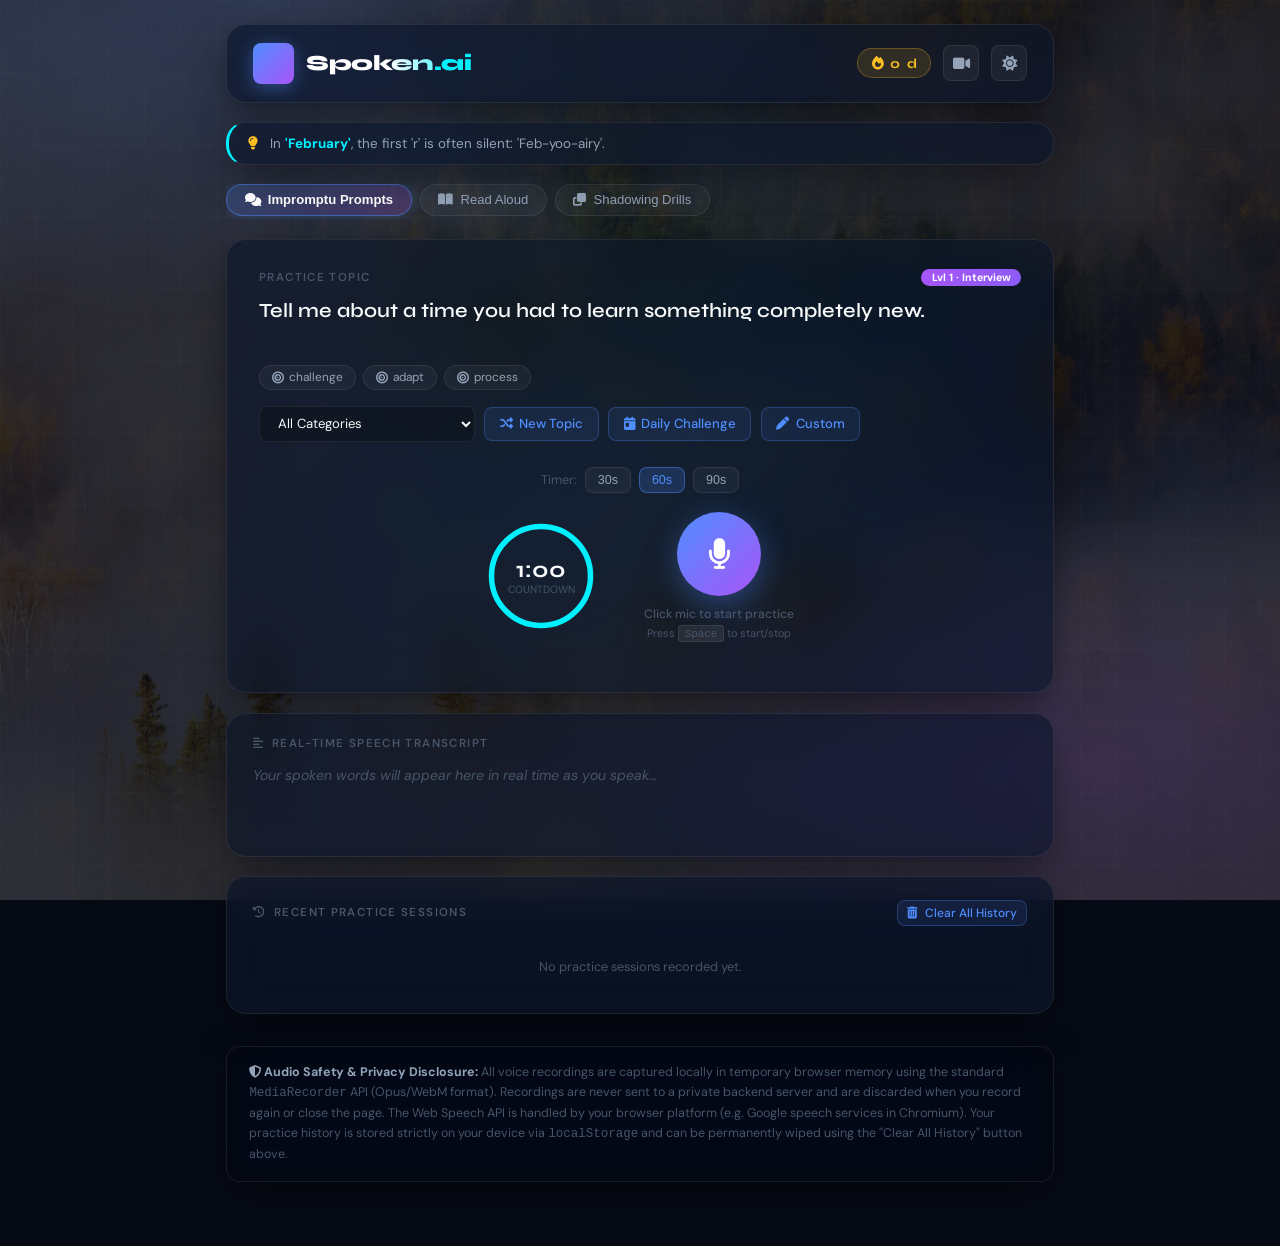
<file: index.html>
<!DOCTYPE html>
<html lang="en">
<head>
  <meta charset="UTF-8"/>
  <meta name="viewport" content="width=device-width, initial-scale=1.0"/>
  <title>Spoken.ai — Intelligent Spoken English Fluency Coach</title>
  <meta name="description" content="AI-assisted spoken English fluency coach. Practice speech, analyze grammar and vocabulary, listen to playback, and improve confidence."/>
  
  <!-- Fonts -->
  <link rel="preconnect" href="https://fonts.googleapis.com"/>
  <link rel="preconnect" href="https://fonts.gstatic.com" crossorigin/>
  <link href="https://fonts.googleapis.com/css2?family=DM+Sans:ital,wght@0,300;0,400;0,500;0,700;1,400&family=Syne:wght@600;700;800&display=swap" rel="stylesheet"/>
  
  <!-- Icons -->
  <link rel="stylesheet" href="https://cdnjs.cloudflare.com/ajax/libs/font-awesome/6.5.0/css/all.min.css"/>
  
  <!-- Stylesheet -->
  <link rel="stylesheet" href="css/style.css"/>
</head>
<body>

  <!-- Floating Mirror Video (Webcam PiP) -->
  <div class="mirror-wrap" id="mirror-wrap">
    <video class="mirror-video" id="mirror-video" autoplay muted playsinline></video>
  </div>

  <div class="app-wrapper">

    <!-- Header -->
    <header class="glass">
      <div class="logo-group">
        <div class="logo-icon"><i class="fa-solid fa-waveform"></i></div>
        <div class="logo-text">Spoken<span>.ai</span></div>
      </div>
      <div class="header-right">
        <div class="streak-badge" title="Daily Practice Streak">
          <i class="fa-solid fa-fire"></i>
          <span id="streak-val">0</span>d
        </div>
        <button class="icon-btn" id="mirror-btn" title="Toggle Mirror (Webcam)"><i class="fa-solid fa-video"></i></button>
        <button class="icon-btn" id="theme-toggle" title="Toggle Dark/Light Mode"><i class="fa-solid fa-sun"></i></button>
      </div>
    </header>

    <!-- Pronunciation Tip Banner -->
    <div class="tip-banner glass" id="tip-banner">
      <i class="fa-solid fa-lightbulb" style="color:var(--warn)"></i>
      <span>Loading speech tip…</span>
    </div>

    <!-- Practice Mode Navigation Tabs -->
    <div class="nav-tabs">
      <button class="nav-tab active" id="tab-prompts"><i class="fa-solid fa-comments"></i> Impromptu Prompts</button>
      <button class="nav-tab" id="tab-read"><i class="fa-solid fa-book-open"></i> Read Aloud</button>
      <button class="nav-tab" id="tab-shadow"><i class="fa-solid fa-clone"></i> Shadowing Drills</button>
    </div>

    <!-- 1. Main Impromptu Practice Card -->
    <section class="main-card glass visible" id="main-card">
      <div class="prompt-section">
        <div class="prompt-label">
          <span>Practice Topic</span>
          <span class="level-badge" id="level-badge">Lvl 1 · Casual</span>
        </div>
        <div class="prompt-text" id="prompt-text">Loading question…</div>
        <div class="keywords-rack" id="keywords-rack"></div>

        <div class="btn-controls-row">
          <select class="category-select" id="category-select">
            <option value="All">All Categories</option>
            <option value="Casual">Casual Conversational</option>
            <option value="Interview">Job & Placement Interview</option>
            <option value="Technical">Technical Explanations</option>
          </select>
          <button class="btn-action" id="btn-new-topic"><i class="fa-solid fa-shuffle"></i> New Topic</button>
          <button class="btn-action" id="btn-daily-topic"><i class="fa-solid fa-calendar-day"></i> Daily Challenge</button>
          <button class="btn-action" id="btn-custom-topic"><i class="fa-solid fa-pen"></i> Custom</button>
        </div>

        <div class="custom-prompt-wrap" id="custom-prompt-wrap">
          <input type="text" class="custom-prompt-input" id="custom-prompt-input" placeholder="Type your own custom topic or interview question…"/>
          <button class="btn-action" id="btn-apply-custom">Set</button>
        </div>
      </div>

      <!-- Duration Selector -->
      <div class="duration-row">
        <span class="duration-label">Timer:</span>
        <button class="duration-btn" data-sec="30">30s</button>
        <button class="duration-btn active" data-sec="60">60s</button>
        <button class="duration-btn" data-sec="90">90s</button>
      </div>

      <!-- Controls Row: Timer, Mic, Status -->
      <div class="controls-row">
        <!-- Circular Timer -->
        <div class="timer-wrap">
          <svg class="timer-svg" viewBox="0 0 100 100">
            <circle class="timer-track" cx="50" cy="50" r="45"></circle>
            <circle class="timer-fill" id="timer-svg-fill" cx="50" cy="50" r="45" stroke-dasharray="282.74" stroke-dashoffset="0"></circle>
          </svg>
          <div class="timer-display">
            <div class="timer-time" id="timer-display">1:00</div>
            <div class="timer-label">countdown</div>
          </div>
        </div>

        <!-- Mic Button -->
        <div class="mic-wrap">
          <div class="mic-actions">
            <button class="side-btn btn-finish" id="btn-finish" title="Finish Early"><i class="fa-solid fa-check"></i></button>
            <button class="btn-mic" id="btn-mic" title="Start Recording"><i class="fa-solid fa-microphone"></i></button>
            <button class="side-btn btn-pause" id="btn-pause" title="Pause/Resume"><i class="fa-solid fa-pause"></i></button>
          </div>
          <div class="mic-status" id="mic-status">Click mic to start practice</div>
          <div style="font-size:0.68rem; color:var(--text-muted); margin-top:0.25rem;">Press <kbd style="background:rgba(255,255,255,0.08); padding:0.1rem 0.35rem; border-radius:3px; border:1px solid var(--glass-border);">Space</kbd> to start/stop</div>
        </div>
      </div>

      <!-- Real-time Neon Waveform Canvas -->
      <div class="waveform-canvas-wrap" id="waveform-canvas-wrap">
        <canvas id="waveform-canvas"></canvas>
      </div>

      <!-- Voice Recording Audio Player -->
      <div class="audio-playback-bar" id="audio-playback-bar">
        <button class="playback-play-btn" id="playback-play-btn" title="Play Voice Recording"><i class="fa-solid fa-play"></i></button>
        <input type="range" class="playback-scrubber" id="playback-scrubber" min="0" max="100" value="0"/>
        <span class="playback-time" id="playback-time">0:00 / 0:00</span>
        <button class="playback-download-btn" id="playback-download-btn" title="Download Voice Audio (.webm)"><i class="fa-solid fa-download"></i></button>
      </div>
    </section>

    <!-- 2. Read Aloud Practice Card -->
    <section class="mode-card glass" id="read-card">
      <div class="section-label"><i class="fa-solid fa-book-open"></i> Read Aloud Passage</div>
      <div class="passage-box" id="read-passage-box">Loading passage…</div>
      <div class="progress-bar-wrap">
        <div class="progress-bar-fill" id="read-progress-fill"></div>
      </div>
      <div style="display:flex; justify-content:space-between; align-items:center;">
        <span style="font-size:0.8rem; color:var(--text-secondary);">Accuracy Match: <strong id="read-accuracy-val" style="color:var(--accent3);">0%</strong></span>
        <button class="btn-action" id="btn-next-passage"><i class="fa-solid fa-forward"></i> Next Passage</button>
      </div>
    </section>

    <!-- 3. Shadowing Practice Card -->
    <section class="mode-card glass" id="shadow-card">
      <div class="section-label"><i class="fa-solid fa-clone"></i> Sentence Shadowing Drill</div>
      <div class="passage-box" id="shadow-sentence-text" style="font-style:italic;">Loading drill…</div>
      <div style="display:flex; justify-content:space-between; align-items:center; flex-wrap:wrap; gap:0.5rem;">
        <div style="display:flex; gap:0.5rem;">
          <button class="btn-action" id="btn-listen-model"><i class="fa-solid fa-volume-high"></i> Listen to Native Model</button>
          <button class="btn-action" id="btn-next-shadow"><i class="fa-solid fa-forward"></i> Next Drill</button>
        </div>
        <span style="font-size:0.8rem; color:var(--text-secondary);">Score: <strong id="shadow-score-val" style="color:var(--accent3);">—</strong></span>
      </div>
    </section>

    <!-- Live Transcript Card -->
    <section class="transcript-card glass">
      <div class="section-label"><i class="fa-solid fa-align-left"></i> Real-time Speech Transcript</div>
      <div class="transcript-body empty" id="transcript-body">Your spoken words will appear here in real time as you speak…</div>
    </section>

    <!-- Session Analytics & Intelligent Feedback Card -->
    <section class="analytics-card glass" id="analytics-card">
      <div class="section-label"><i class="fa-solid fa-chart-simple"></i> Speaking Analytics & Feedback</div>
      
      <!-- Metrics Grid -->
      <div class="analytics-grid">
        <div class="metric-tile wpm">
          <div class="metric-icon"><i class="fa-solid fa-gauge-high"></i></div>
          <div class="metric-value" id="metric-wpm">—</div>
          <div class="metric-label">Words / Min</div>
        </div>
        <div class="metric-tile fillers">
          <div class="metric-icon"><i class="fa-solid fa-triangle-exclamation"></i></div>
          <div class="metric-value" id="metric-fillers">0</div>
          <div class="metric-label">Filler Words</div>
        </div>
        <div class="metric-tile score">
          <div class="metric-icon"><i class="fa-solid fa-award"></i></div>
          <div class="metric-value" id="metric-score">—</div>
          <div class="metric-label">Fluency Score</div>
        </div>
        <div class="metric-tile cefr">
          <div class="metric-icon"><i class="fa-solid fa-graduation-cap"></i></div>
          <div class="metric-value" id="metric-cefr" style="font-size:1rem; padding-top:0.3rem;">—</div>
          <div class="metric-label">Vocab Variety (Exp)</div>
        </div>
      </div>

      <!-- Intelligent Feedback: Original vs. Suggested Improvement -->
      <div class="ai-feedback-container">
        <div class="feedback-headline">
          <div class="feedback-title"><i class="fa-solid fa-wand-magic-sparkles"></i> Language Coaching & Refinement</div>
        </div>

        <div class="comparison-box">
          <div class="comparison-pane original">
            <div class="comparison-pane-title"><i class="fa-solid fa-microphone"></i> Your Spoken Draft</div>
            <div id="feedback-original">—</div>
          </div>
          <div class="comparison-pane suggested">
            <div class="comparison-pane-title"><i class="fa-solid fa-sparkles"></i> Professional Polished Version</div>
            <div id="feedback-suggested">—</div>
          </div>
        </div>

        <!-- Explanations & Reasons -->
        <div class="feedback-reasons" id="feedback-reasons"></div>

        <!-- The Learning Loop: Practice Again -->
        <div class="retry-action-row">
          <span style="font-size:0.8rem; color:var(--text-secondary);">Ready to lock in this improvement?</span>
          <button class="btn-retry" id="btn-practice-again"><i class="fa-solid fa-rotate-right"></i> Practice This Again</button>
        </div>
      </div>
    </section>

    <!-- Recent History Drawer -->
    <section class="history-card glass">
      <div class="history-header">
        <div class="section-label" style="margin-bottom:0;"><i class="fa-solid fa-clock-rotate-left"></i> Recent Practice Sessions</div>
        <button class="btn-action" id="btn-clear-history" style="padding:0.25rem 0.6rem; font-size:0.75rem;"><i class="fa-solid fa-trash-can"></i> Clear All History</button>
      </div>
      <div class="history-list" id="history-list"></div>
    </section>

    <!-- Privacy & Audio Transparency Disclosure -->
    <div class="privacy-note glass">
      <strong><i class="fa-solid fa-shield-halved"></i> Audio Safety & Privacy Disclosure:</strong>
      All voice recordings are captured locally in temporary browser memory using the standard <code>MediaRecorder</code> API (Opus/WebM format). Recordings are never sent to a private backend server and are discarded when you record again or close the page. The Web Speech API is handled by your browser platform (e.g. Google speech services in Chromium). Your practice history is stored strictly on your device via <code>localStorage</code> and can be permanently wiped using the "Clear All History" button above.
    </div>

  </div>

  <!-- Toast Notification -->
  <div class="toast" id="toast"></div>

  <!-- ES6 Modular Application Controller -->
  <script type="module" src="js/app.js"></script>
</body>
</html>
</file>
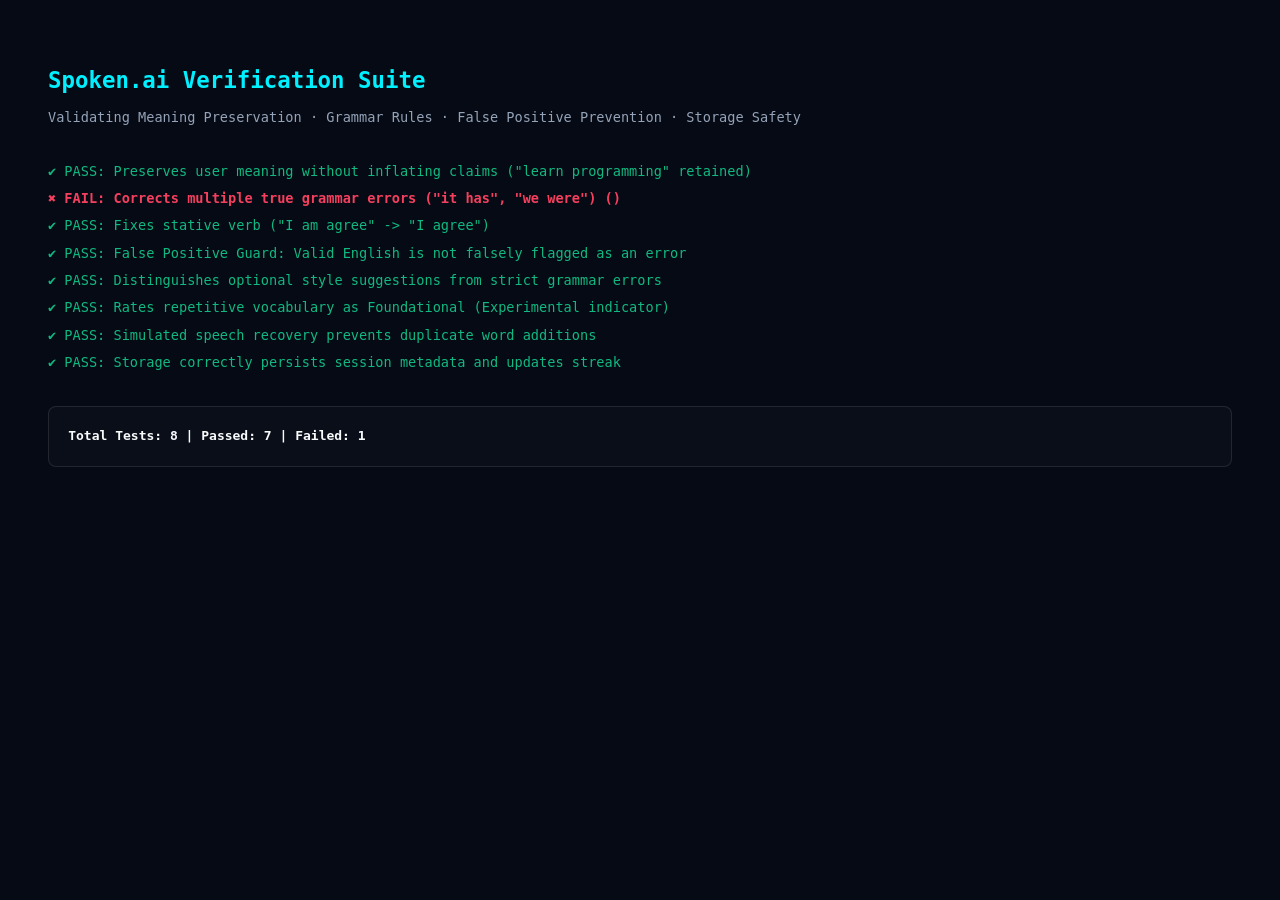
<file: tests/test-runner.html>
<!DOCTYPE html>
<html lang="en">
<head>
  <meta charset="UTF-8">
  <title>Spoken.ai — Browser Verification Suite</title>
  <style>
    body { font-family: monospace; background: #060a14; color: #f8fafc; padding: 2.5rem; line-height: 1.6; }
    h1 { color: #00f0ff; font-size: 1.4rem; margin-bottom: 0.5rem; }
    .subtitle { color: #94a3b8; font-size: 0.85rem; margin-bottom: 2rem; }
    .test-pass { color: #10b981; margin: 0.35rem 0; font-size: 0.85rem; }
    .test-fail { color: #f43f5e; font-weight: bold; margin: 0.35rem 0; font-size: 0.85rem; }
    .summary { margin-top: 2rem; padding: 1.2rem; border: 1px solid rgba(255,255,255,0.1); border-radius: 8px; background: rgba(255,255,255,0.02); }
  </style>
</head>
<body>
  <h1>Spoken.ai Verification Suite</h1>
  <div class="subtitle">Validating Meaning Preservation · Grammar Rules · False Positive Prevention · Storage Safety</div>
  <div id="results">Running test suite…</div>
  <div class="summary" id="summary"></div>

  <script type="module">
    import { AnalysisEngine } from '../js/analysis.js';
    import { StorageManager } from '../js/storage.js';

    const results = document.getElementById('results');
    const summary = document.getElementById('summary');
    results.innerHTML = '';

    let passed = 0;
    let failed = 0;

    function assert(condition, message, details = '') {
      const p = document.createElement('div');
      if (condition) {
        p.className = 'test-pass';
        p.textContent = `✔ PASS: ${message}`;
        passed++;
      } else {
        p.className = 'test-fail';
        p.textContent = `✖ FAIL: ${message} (${details})`;
        failed++;
      }
      results.appendChild(p);
    }

    const engine = new AnalysisEngine();

    // 1. Meaning preservation
    const r1 = engine.analyzeSession('I made a project which help students to learn programming and it have many features.', 30, null);
    assert(!r1.suggestedImprovement.includes('master') && r1.suggestedImprovement.includes('learn programming'), 'Preserves user meaning without inflating claims ("learn programming" retained)');

    // 2. Grammar error detection
    const r2 = engine.analyzeSession('it have many features and we was trying to fix it', 30, null);
    assert(r2.hasGrammarIssues === true && r2.suggestedImprovement.includes('it has') && r2.suggestedImprovement.includes('we were'), 'Corrects multiple true grammar errors ("it has", "we were")');

    // 3. Stative verb agree
    const r3 = engine.analyzeSession('I am agree with this choice', 10, null);
    assert(r3.suggestedImprovement.includes('I agree'), 'Fixes stative verb ("I am agree" -> "I agree")');

    // 4. False Positive Guard
    const r4 = engine.analyzeSession('I enjoy collaborating with software teams to build helpful applications.', 15, null);
    assert(r4.hasGrammarIssues === false, 'False Positive Guard: Valid English is not falsely flagged as an error');

    // 5. Distinction between error and style
    const r5 = engine.analyzeSession('I did this according to me', 10, null);
    assert(r5.explanations.some(e => e.type === 'style') && !r5.explanations.some(e => e.type === 'error'), 'Distinguishes optional style suggestions from strict grammar errors');

    // 6. Vocabulary Complexity (Experimental)
    const r6 = engine.analyzeSession('good very good yes good okay', 10, null);
    assert(r6.vocabComplexityRating.includes('Foundational'), 'Rates repetitive vocabulary as Foundational (Experimental indicator)');

    // 7. Speech deduplication simulation
    const testSegments = [];
    ['hello', 'hello', 'world', 'world'].forEach(word => {
      const last = testSegments[testSegments.length - 1];
      if (!last || last !== word) testSegments.push(word);
    });
    assert(testSegments.join(' ') === 'hello world', 'Simulated speech recovery prevents duplicate word additions');

    // 8. Storage persistence safety
    StorageManager.saveSession({ date: new Date().toISOString(), prompt: 'Test', score: 90, wpm: 130, fillers: 0 });
    const sessions = StorageManager.getSessions();
    assert(sessions.length > 0 && typeof StorageManager.getStreak() === 'number', 'Storage correctly persists session metadata and updates streak');

    summary.innerHTML = `<strong>Total Tests: ${passed + failed} | Passed: ${passed} | Failed: ${failed}</strong>`;
  </script>
</body>
</html>
</file>
<file: css/style.css>
/* ═══════════════════════════════════════════════════════════════════
   SPOKEN.AI — NEO LUX FUTURISM STYLESHEET
   Clean Minimal Base · Glowing Glassmorphism · Precision Typography
═══════════════════════════════════════════════════════════════════ */

:root {
  --bg-deep: #060a14;
  --bg-mid: #0b1324;
  --glass-bg: rgba(13, 22, 41, 0.65);
  --glass-border: rgba(255, 255, 255, 0.08);
  --glass-hover: rgba(18, 30, 56, 0.75);
  --accent: #4f8eff;
  --accent2: #a855f7;
  --accent3: #00f0ff;
  --warn: #fbbf24;
  --danger: #f43f5e;
  --success: #10b981;
  --text-primary: #f8fafc;
  --text-secondary: #94a3b8;
  --text-muted: #475569;
  --radius-lg: 1.25rem;
  --radius-md: 0.85rem;
  --radius-sm: 0.5rem;
  --shadow: 0 12px 40px -10px rgba(0, 0, 0, 0.6);
  --glow-accent: 0 0 24px rgba(79, 142, 255, 0.28);
  --font-display: 'Syne', -apple-system, BlinkMacSystemFont, sans-serif;
  --font-body: 'DM Sans', -apple-system, BlinkMacSystemFont, sans-serif;
  --transition: 0.22s cubic-bezier(0.4, 0, 0.2, 1);
}

*, *::before, *::after {
  box-sizing: border-box;
  margin: 0;
  padding: 0;
}

html {
  scroll-behavior: smooth;
}

body {
  background: var(--bg-deep) url('../thick-forest-misty-optimized.jpg') center center / cover no-repeat fixed;
  color: var(--text-primary);
  font-family: var(--font-body);
  font-weight: 400;
  min-height: 100vh;
  overflow-x: hidden;
  position: relative;
}

body::before {
  content: '';
  position: fixed;
  inset: 0;
  background: rgba(5, 10, 20, 0.82);
  background-image: 
    radial-gradient(ellipse 90% 60% at 20% 0%, rgba(79, 142, 255, 0.16) 0%, transparent 60%),
    radial-gradient(ellipse 70% 50% at 85% 85%, rgba(168, 85, 247, 0.14) 0%, transparent 55%),
    radial-gradient(ellipse 50% 60% at 50% 40%, rgba(0, 240, 255, 0.05) 0%, transparent 70%);
  pointer-events: none;
  z-index: 0;
}

body::after {
  content: '';
  position: fixed;
  inset: 0;
  background-image: 
    linear-gradient(rgba(255, 255, 255, 0.015) 1px, transparent 1px),
    linear-gradient(90deg, rgba(255, 255, 255, 0.015) 1px, transparent 1px);
  background-size: 36px 36px;
  pointer-events: none;
  z-index: 0;
}

/* ── Light Mode ─────────────────────────────────────────────── */
body.light-mode {
  --bg-deep: #f1f5f9;
  --bg-mid: #e2e8f0;
  --glass-bg: rgba(255, 255, 255, 0.85);
  --glass-border: rgba(0, 0, 0, 0.08);
  --glass-hover: rgba(255, 255, 255, 0.96);
  --text-primary: #0f172a;
  --text-secondary: #475569;
  --text-muted: #64748b;
  --shadow: 0 10px 30px rgba(0, 0, 0, 0.08);
}

body.light-mode::before {
  background: rgba(248, 250, 252, 0.88);
  background-image: 
    radial-gradient(ellipse 80% 50% at 20% 10%, rgba(79, 142, 255, 0.12) 0%, transparent 60%),
    radial-gradient(ellipse 60% 40% at 80% 80%, rgba(168, 85, 247, 0.1) 0%, transparent 55%);
}

/* ── Glass Container System ─────────────────────────────────── */
.app-wrapper {
  position: relative;
  z-index: 1;
  max-width: 860px;
  margin: 0 auto;
  padding: 1.5rem 1rem 4rem;
}

.glass {
  background: var(--glass-bg);
  border: 1px solid var(--glass-border);
  backdrop-filter: blur(20px) saturate(180%);
  -webkit-backdrop-filter: blur(20px) saturate(180%);
  border-radius: var(--radius-lg);
  box-shadow: var(--shadow);
  transition: background var(--transition), border-color var(--transition), transform var(--transition);
}

.glass:hover {
  background: var(--glass-hover);
  border-color: rgba(255, 255, 255, 0.14);
}

/* ── Header ─────────────────────────────────────────────────── */
header {
  display: flex;
  align-items: center;
  justify-content: space-between;
  padding: 1.1rem 1.6rem;
  margin-bottom: 1.2rem;
}

.logo-group {
  display: flex;
  align-items: center;
  gap: 0.75rem;
}

.logo-icon {
  width: 2.6rem;
  height: 2.6rem;
  background: linear-gradient(135deg, var(--accent), var(--accent2));
  border-radius: var(--radius-sm);
  display: flex;
  align-items: center;
  justify-content: center;
  font-size: 1.15rem;
  color: #fff;
  box-shadow: 0 4px 18px rgba(79, 142, 255, 0.4);
}

.logo-text {
  font-family: var(--font-display);
  font-weight: 800;
  font-size: 1.35rem;
  letter-spacing: -0.02em;
  background: linear-gradient(90deg, #fff 50%, var(--accent3));
  -webkit-background-clip: text;
  -webkit-text-fill-color: transparent;
  background-clip: text;
}

.logo-text span {
  -webkit-text-fill-color: var(--accent3);
}

.header-right {
  display: flex;
  align-items: center;
  gap: 0.75rem;
}

.streak-badge {
  display: flex;
  align-items: center;
  gap: 0.4rem;
  background: rgba(251, 191, 36, 0.12);
  border: 1px solid rgba(251, 191, 36, 0.28);
  border-radius: 2rem;
  padding: 0.35rem 0.85rem;
  font-family: var(--font-display);
  font-weight: 700;
  font-size: 0.85rem;
  color: var(--warn);
}

.icon-btn {
  background: rgba(255, 255, 255, 0.05);
  border: 1px solid var(--glass-border);
  border-radius: var(--radius-sm);
  width: 36px;
  height: 36px;
  display: flex;
  align-items: center;
  justify-content: center;
  cursor: pointer;
  color: var(--text-secondary);
  font-size: 0.95rem;
  transition: all var(--transition);
}

.icon-btn:hover {
  background: rgba(79, 142, 255, 0.18);
  color: var(--accent);
  border-color: rgba(79, 142, 255, 0.4);
}

.icon-btn.active {
  background: rgba(0, 240, 255, 0.16);
  color: var(--accent3);
  border-color: rgba(0, 240, 255, 0.5);
}

/* ── Tip Banner ─────────────────────────────────────────────── */
.tip-banner {
  display: flex;
  align-items: center;
  gap: 0.75rem;
  padding: 0.75rem 1.2rem;
  margin-bottom: 1.2rem;
  font-size: 0.84rem;
  color: var(--text-secondary);
  cursor: pointer;
  border-left: 3px solid var(--accent3);
}

.tip-banner strong {
  color: var(--accent3);
}

/* ── Mode Navigation Tabs ───────────────────────────────────── */
.nav-tabs {
  display: flex;
  gap: 0.5rem;
  margin-bottom: 1.2rem;
  overflow-x: auto;
  padding-bottom: 4px;
}

.nav-tab {
  background: rgba(255, 255, 255, 0.04);
  border: 1px solid var(--glass-border);
  border-radius: 2rem;
  padding: 0.45rem 1.1rem;
  color: var(--text-secondary);
  font-size: 0.82rem;
  font-weight: 500;
  cursor: pointer;
  white-space: nowrap;
  display: inline-flex;
  align-items: center;
  gap: 0.45rem;
  transition: all var(--transition);
}

.nav-tab:hover {
  background: rgba(255, 255, 255, 0.08);
  color: var(--text-primary);
}

.nav-tab.active {
  background: linear-gradient(135deg, rgba(79, 142, 255, 0.22), rgba(168, 85, 247, 0.22));
  border-color: rgba(79, 142, 255, 0.5);
  color: #fff;
  font-weight: 600;
  box-shadow: 0 0 14px rgba(79, 142, 255, 0.25);
}

/* ── Main Practice Card ─────────────────────────────────────── */
.main-card {
  padding: 1.8rem 2rem;
  margin-bottom: 1.2rem;
}

.prompt-section {
  margin-bottom: 1.6rem;
}

.prompt-label {
  font-size: 0.72rem;
  font-weight: 600;
  letter-spacing: 0.12em;
  text-transform: uppercase;
  color: var(--text-muted);
  margin-bottom: 0.6rem;
  display: flex;
  align-items: center;
  justify-content: space-between;
}

.level-badge {
  background: linear-gradient(135deg, var(--accent2), #8b5cf6);
  color: #fff;
  padding: 0.15rem 0.65rem;
  border-radius: 1rem;
  font-size: 0.66rem;
  letter-spacing: 0;
  font-weight: 700;
  text-transform: none;
}

.prompt-text {
  font-family: var(--font-display);
  font-size: 1.25rem;
  font-weight: 600;
  line-height: 1.5;
  color: var(--text-primary);
  min-height: 3.5rem;
  transition: opacity 0.3s;
}

.keywords-rack {
  display: flex;
  flex-wrap: wrap;
  gap: 0.45rem;
  margin-top: 0.8rem;
  min-height: 1.6rem;
}

.keyword-chip {
  background: rgba(255, 255, 255, 0.04);
  border: 1px solid var(--glass-border);
  border-radius: 2rem;
  padding: 0.22rem 0.75rem;
  font-size: 0.74rem;
  color: var(--text-secondary);
  transition: all 0.3s;
  display: flex;
  align-items: center;
  gap: 0.3rem;
}

.keyword-chip.found {
  background: rgba(0, 240, 255, 0.15);
  border-color: rgba(0, 240, 255, 0.5);
  color: var(--accent3);
  font-weight: 600;
  transform: scale(1.05);
}

.btn-controls-row {
  margin-top: 1rem;
  display: flex;
  flex-wrap: wrap;
  gap: 0.6rem;
  align-items: center;
}

.category-select {
  background: rgba(0, 0, 0, 0.25);
  border: 1px solid var(--glass-border);
  border-radius: var(--radius-sm);
  color: var(--text-primary);
  padding: 0.45rem 0.9rem;
  font-family: var(--font-body);
  font-size: 0.82rem;
  outline: none;
  cursor: pointer;
}

body.light-mode .category-select {
  background: #fff;
}

.btn-action {
  background: rgba(79, 142, 255, 0.1);
  border: 1px solid rgba(79, 142, 255, 0.28);
  border-radius: var(--radius-sm);
  color: var(--accent);
  font-family: var(--font-body);
  font-size: 0.82rem;
  font-weight: 500;
  padding: 0.45rem 0.9rem;
  cursor: pointer;
  transition: all var(--transition);
  display: inline-flex;
  align-items: center;
  gap: 0.4rem;
}

.btn-action:hover {
  background: rgba(79, 142, 255, 0.2);
  border-color: rgba(79, 142, 255, 0.5);
  transform: translateY(-1px);
}

.custom-prompt-wrap {
  margin-top: 0.8rem;
  display: none;
}

.custom-prompt-wrap.active {
  display: flex;
  gap: 0.5rem;
}

.custom-prompt-input {
  flex-grow: 1;
  background: rgba(0, 0, 0, 0.2);
  border: 1px solid var(--glass-border);
  border-radius: var(--radius-sm);
  color: var(--text-primary);
  padding: 0.5rem 0.85rem;
  font-family: var(--font-body);
  font-size: 0.85rem;
  outline: none;
}

.custom-prompt-input:focus {
  border-color: var(--accent);
}

/* ── Duration & Speaking Controls ───────────────────────────── */
.duration-row {
  display: flex;
  align-items: center;
  justify-content: center;
  gap: 0.5rem;
  margin-bottom: 1.2rem;
}

.duration-label {
  font-size: 0.78rem;
  color: var(--text-muted);
}

.duration-btn {
  background: rgba(255, 255, 255, 0.04);
  border: 1px solid var(--glass-border);
  border-radius: var(--radius-sm);
  color: var(--text-secondary);
  font-size: 0.78rem;
  padding: 0.3rem 0.75rem;
  cursor: pointer;
  transition: all var(--transition);
}

.duration-btn.active, .duration-btn:hover {
  background: rgba(79, 142, 255, 0.18);
  border-color: rgba(79, 142, 255, 0.45);
  color: var(--accent);
}

.controls-row {
  display: flex;
  align-items: center;
  justify-content: center;
  gap: 3rem;
  margin-bottom: 1.5rem;
}

/* Circular Timer */
.timer-wrap {
  position: relative;
  width: 110px;
  height: 110px;
  flex-shrink: 0;
}

.timer-svg {
  width: 110px;
  height: 110px;
  transform: rotate(-90deg);
}

.timer-track {
  fill: none;
  stroke: rgba(255, 255, 255, 0.05);
  stroke-width: 5;
}

.timer-fill {
  fill: none;
  stroke: var(--accent3);
  stroke-width: 5;
  stroke-linecap: round;
  transition: stroke-dashoffset 0.5s ease, stroke 0.3s;
}

.timer-display {
  position: absolute;
  inset: 0;
  display: flex;
  flex-direction: column;
  align-items: center;
  justify-content: center;
}

.timer-time {
  font-family: var(--font-display);
  font-size: 1.4rem;
  font-weight: 700;
  color: var(--text-primary);
}

.timer-label {
  font-size: 0.65rem;
  color: var(--text-muted);
  text-transform: uppercase;
}

/* Mic Button */
.mic-wrap {
  text-align: center;
}

.mic-actions {
  display: flex;
  align-items: center;
  justify-content: center;
  gap: 1rem;
  position: relative;
}

.btn-mic {
  width: 84px;
  height: 84px;
  border-radius: 50%;
  border: none;
  cursor: pointer;
  display: flex;
  align-items: center;
  justify-content: center;
  font-size: 1.9rem;
  color: #fff;
  background: linear-gradient(135deg, var(--accent), var(--accent2));
  box-shadow: 0 8px 30px rgba(79, 142, 255, 0.38);
  transition: all 0.3s cubic-bezier(0.34, 1.56, 0.64, 1);
}

.btn-mic:hover {
  transform: scale(1.06);
  box-shadow: 0 12px 36px rgba(79, 142, 255, 0.5), 0 0 0 6px rgba(79, 142, 255, 0.15);
}

.btn-mic.recording {
  background: linear-gradient(135deg, var(--danger), #ff8c42);
  box-shadow: 0 8px 32px rgba(244, 63, 94, 0.45);
  animation: pulse-ring 1.5s ease-out infinite;
}

.btn-mic.paused {
  background: linear-gradient(135deg, var(--warn), #f59e0b);
  box-shadow: 0 8px 30px rgba(251, 191, 36, 0.4);
  animation: none;
}

@keyframes pulse-ring {
  0% { box-shadow: 0 0 0 0 rgba(244, 63, 94, 0.5); }
  70% { box-shadow: 0 0 0 18px rgba(244, 63, 94, 0); }
  100% { box-shadow: 0 0 0 0 rgba(244, 63, 94, 0); }
}

.side-btn {
  position: absolute;
  width: 36px;
  height: 36px;
  border-radius: 50%;
  border: none;
  cursor: pointer;
  display: none;
  align-items: center;
  justify-content: center;
  transition: all var(--transition);
}

.btn-pause {
  right: -48px;
  background: rgba(255, 255, 255, 0.08);
  color: var(--text-primary);
}

.btn-finish {
  left: -48px;
  background: rgba(0, 240, 255, 0.15);
  color: var(--accent3);
}

.side-btn.active {
  display: flex;
}

.side-btn:hover {
  transform: scale(1.12);
}

.mic-status {
  margin-top: 0.6rem;
  font-size: 0.76rem;
  color: var(--text-muted);
  font-weight: 500;
}

.mic-status.active { color: var(--danger); font-weight: 600; }
.mic-status.paused { color: var(--warn); }

/* Live Audio Waveform Canvas */
.waveform-canvas-wrap {
  width: 100%;
  height: 34px;
  margin-top: 0.8rem;
  display: none;
  align-items: center;
  justify-content: center;
}

.waveform-canvas-wrap.active {
  display: flex;
}

#waveform-canvas {
  width: 100%;
  max-width: 480px;
  height: 32px;
  border-radius: 4px;
}

/* Audio Playback Bar */
.audio-playback-bar {
  display: none;
  margin-top: 1.2rem;
  padding: 0.9rem 1.2rem;
  background: rgba(0, 0, 0, 0.3);
  border: 1px solid var(--glass-border);
  border-radius: var(--radius-md);
  align-items: center;
  gap: 1rem;
}

.audio-playback-bar.visible {
  display: flex;
}

.playback-play-btn {
  width: 34px;
  height: 34px;
  border-radius: 50%;
  background: var(--accent);
  border: none;
  color: #fff;
  cursor: pointer;
  display: flex;
  align-items: center;
  justify-content: center;
  font-size: 0.85rem;
  flex-shrink: 0;
  transition: all var(--transition);
}

.playback-play-btn:hover {
  transform: scale(1.08);
  box-shadow: 0 0 12px rgba(79, 142, 255, 0.5);
}

.playback-scrubber {
  flex-grow: 1;
  height: 6px;
  accent-color: var(--accent3);
  cursor: pointer;
  touch-action: pan-y;
}

.playback-time {
  font-size: 0.74rem;
  color: var(--text-secondary);
  font-family: monospace;
}

.playback-download-btn {
  background: transparent;
  border: none;
  color: var(--text-secondary);
  cursor: pointer;
  font-size: 0.95rem;
  transition: color var(--transition);
}

.playback-download-btn:hover {
  color: var(--accent3);
}

/* ── Live Transcript ────────────────────────────────────────── */
.transcript-card {
  padding: 1.4rem 1.6rem;
  margin-bottom: 1.2rem;
}

.section-label {
  font-size: 0.72rem;
  font-weight: 600;
  letter-spacing: 0.12em;
  text-transform: uppercase;
  color: var(--text-muted);
  margin-bottom: 0.8rem;
  display: flex;
  align-items: center;
  gap: 0.5rem;
}

.transcript-body {
  min-height: 70px;
  font-size: 0.98rem;
  line-height: 1.7;
  color: var(--text-primary);
  font-weight: 400;
}

.transcript-body.empty {
  color: var(--text-muted);
  font-style: italic;
  font-size: 0.88rem;
}

.filler-word {
  color: #fb7185;
  background: rgba(244, 63, 94, 0.15);
  border-radius: 3px;
  padding: 0 4px;
  font-weight: 500;
}

/* ── Session Analytics & Feedback ───────────────────────────── */
.analytics-card {
  padding: 1.6rem;
  margin-bottom: 1.2rem;
  display: none;
}

.analytics-card.visible {
  display: block;
}

.analytics-grid {
  display: grid;
  grid-template-columns: repeat(auto-fit, minmax(130px, 1fr));
  gap: 0.8rem;
  margin-bottom: 1.4rem;
}

.metric-tile {
  background: rgba(255, 255, 255, 0.03);
  border: 1px solid var(--glass-border);
  border-radius: var(--radius-md);
  padding: 1rem 0.8rem;
  text-align: center;
}

.metric-icon {
  font-size: 1.1rem;
  margin-bottom: 0.35rem;
}

.metric-tile.wpm .metric-icon { color: var(--accent); }
.metric-tile.fillers .metric-icon { color: var(--danger); }
.metric-tile.score .metric-icon { color: var(--accent3); }
.metric-tile.cefr .metric-icon { color: var(--accent2); }

.metric-value {
  font-family: var(--font-display);
  font-size: 1.5rem;
  font-weight: 700;
  color: var(--text-primary);
}

.metric-label {
  font-size: 0.72rem;
  color: var(--text-muted);
  text-transform: uppercase;
  margin-top: 0.2rem;
}

/* Intelligent Feedback Section */
.ai-feedback-container {
  background: rgba(0, 0, 0, 0.25);
  border: 1px solid var(--glass-border);
  border-radius: var(--radius-md);
  padding: 1.2rem;
  margin-top: 1.2rem;
}

.feedback-headline {
  display: flex;
  align-items: center;
  justify-content: space-between;
  margin-bottom: 0.8rem;
}

.feedback-title {
  font-family: var(--font-display);
  font-size: 0.95rem;
  font-weight: 700;
  color: var(--accent3);
  display: flex;
  align-items: center;
  gap: 0.45rem;
}

.comparison-box {
  display: grid;
  grid-template-columns: 1fr;
  gap: 0.8rem;
  margin-bottom: 1rem;
}

@media (min-width: 640px) {
  .comparison-box {
    grid-template-columns: 1fr 1fr;
  }
}

.comparison-pane {
  background: rgba(255, 255, 255, 0.02);
  border: 1px solid var(--glass-border);
  border-radius: var(--radius-sm);
  padding: 0.9rem;
  font-size: 0.85rem;
}

.comparison-pane.original {
  border-left: 3px solid var(--warn);
}

.comparison-pane.suggested {
  border-left: 3px solid var(--success);
  background: rgba(16, 185, 129, 0.04);
}

.comparison-pane-title {
  font-size: 0.7rem;
  font-weight: 700;
  text-transform: uppercase;
  letter-spacing: 0.08em;
  margin-bottom: 0.45rem;
  display: flex;
  align-items: center;
  gap: 0.35rem;
}

.comparison-pane.original .comparison-pane-title { color: var(--warn); }
.comparison-pane.suggested .comparison-pane-title { color: var(--success); }

.feedback-reasons {
  display: flex;
  flex-direction: column;
  gap: 0.5rem;
  margin-top: 0.8rem;
}

.feedback-reason-item {
  display: flex;
  align-items: flex-start;
  gap: 0.5rem;
  font-size: 0.82rem;
  color: var(--text-secondary);
}

.feedback-badge {
  font-size: 0.65rem;
  font-weight: 700;
  padding: 0.15rem 0.5rem;
  border-radius: 4px;
  text-transform: uppercase;
  flex-shrink: 0;
}

.badge-error { background: rgba(244, 63, 94, 0.2); color: #fb7185; border: 1px solid rgba(244, 63, 94, 0.3); }
.badge-style { background: rgba(0, 240, 255, 0.15); color: var(--accent3); border: 1px solid rgba(0, 240, 255, 0.3); }
.badge-structure { background: rgba(168, 85, 247, 0.18); color: var(--accent2); border: 1px solid rgba(168, 85, 247, 0.3); }

/* Privacy & Audio Safety Note */
.privacy-note {
  margin-top: 2rem;
  padding: 1rem 1.4rem;
  border-radius: var(--radius-md);
  font-size: 0.78rem;
  color: var(--text-muted);
  line-height: 1.6;
  border: 1px solid var(--glass-border);
  background: rgba(0, 0, 0, 0.2);
}

.privacy-note strong {
  color: var(--text-secondary);
}

.privacy-note a {
  color: var(--accent);
  text-decoration: underline;
}

/* Practice Again Action Row */
.retry-action-row {
  display: flex;
  align-items: center;
  justify-content: space-between;
  margin-top: 1rem;
  padding-top: 0.8rem;
  border-top: 1px solid var(--glass-border);
}

.btn-retry {
  background: linear-gradient(135deg, var(--accent), var(--accent2));
  border: none;
  border-radius: var(--radius-sm);
  color: #fff;
  font-family: var(--font-body);
  font-size: 0.85rem;
  font-weight: 600;
  padding: 0.55rem 1.2rem;
  cursor: pointer;
  display: inline-flex;
  align-items: center;
  gap: 0.5rem;
  transition: all var(--transition);
  box-shadow: 0 4px 14px rgba(79, 142, 255, 0.3);
}

.btn-retry:hover {
  transform: translateY(-1px);
  box-shadow: 0 6px 20px rgba(79, 142, 255, 0.45);
}

/* ── Secondary Modes (Read Aloud & Shadowing) ──────────────── */
.mode-card {
  padding: 1.4rem 1.6rem;
  margin-bottom: 1.2rem;
  display: none;
}

.mode-card.visible {
  display: block;
}

.passage-box {
  background: rgba(0, 0, 0, 0.2);
  border: 1px solid var(--glass-border);
  border-radius: var(--radius-sm);
  padding: 1rem;
  font-size: 1.05rem;
  line-height: 1.7;
  margin-bottom: 1rem;
}

.word-target {
  transition: color 0.2s, background 0.2s;
  border-radius: 2px;
  padding: 0 2px;
}

.word-target.matched {
  color: var(--accent3);
  font-weight: 600;
}

.word-target.missed {
  color: var(--danger);
  text-decoration: underline;
}

.progress-bar-wrap {
  height: 6px;
  background: rgba(255, 255, 255, 0.05);
  border-radius: 3px;
  overflow: hidden;
  margin-bottom: 1rem;
}

.progress-bar-fill {
  height: 100%;
  background: linear-gradient(90deg, var(--accent), var(--accent3));
  width: 0%;
  transition: width 0.3s ease;
}

/* ── Mirror PiP Window ──────────────────────────────────────── */
.mirror-wrap {
  position: fixed;
  top: 1rem;
  right: 1rem;
  z-index: 100;
  display: none;
}

.mirror-wrap.active {
  display: block;
}

.mirror-video {
  width: 170px;
  height: 125px;
  border-radius: var(--radius-md);
  object-fit: cover;
  transform: scaleX(-1);
  border: 2px solid var(--accent3);
  box-shadow: 0 4px 20px rgba(0, 240, 255, 0.35);
}

/* ── History Drawer ─────────────────────────────────────────── */
.history-card {
  padding: 1.4rem 1.6rem;
  margin-bottom: 1.2rem;
}

.history-header {
  display: flex;
  align-items: center;
  justify-content: space-between;
  cursor: pointer;
}

.history-list {
  display: flex;
  flex-direction: column;
  gap: 0.6rem;
  margin-top: 1rem;
}

.history-item {
  background: rgba(255, 255, 255, 0.02);
  border: 1px solid var(--glass-border);
  border-radius: var(--radius-sm);
  padding: 0.8rem 1rem;
  display: flex;
  align-items: center;
  justify-content: space-between;
  font-size: 0.85rem;
}

.history-meta {
  display: flex;
  flex-direction: column;
  gap: 0.2rem;
}

.history-date {
  font-size: 0.7rem;
  color: var(--text-muted);
}

.history-score-chip {
  padding: 0.2rem 0.6rem;
  border-radius: 1rem;
  font-weight: 700;
  font-size: 0.8rem;
}

/* ── Toast Notifications ────────────────────────────────────── */
.toast {
  position: fixed;
  bottom: 2rem;
  left: 50%;
  transform: translateX(-50%) translateY(100px);
  background: rgba(13, 22, 41, 0.95);
  border: 1px solid var(--accent);
  color: #fff;
  padding: 0.65rem 1.4rem;
  border-radius: 2rem;
  font-size: 0.85rem;
  box-shadow: 0 8px 30px rgba(0, 0, 0, 0.6);
  z-index: 1000;
  opacity: 0;
  transition: all 0.3s cubic-bezier(0.34, 1.56, 0.64, 1);
  pointer-events: none;
}

.toast.show {
  transform: translateX(-50%) translateY(0);
  opacity: 1;
}

/* ── Responsive Rules ───────────────────────────────────────── */
@media (max-width: 640px) {
  .app-wrapper {
    padding: 0.8rem 0.5rem 3.5rem;
  }
  
  .controls-row {
    gap: 1.2rem;
  }
  
  .timer-wrap {
    width: 86px;
    height: 86px;
  }
  
  .timer-svg {
    width: 86px;
    height: 86px;
  }
  
  .timer-time {
    font-size: 1.2rem;
  }
  
  .btn-mic {
    width: 72px;
    height: 72px;
    font-size: 1.6rem;
  }
  
  .side-btn {
    width: 32px;
    height: 32px;
  }
  
  .btn-pause {
    right: -40px;
  }
  
  .btn-finish {
    left: -40px;
  }
  
  .prompt-text {
    font-size: 1.1rem;
    min-height: 2.8rem;
  }
  
  .main-card {
    padding: 1.2rem 1.1rem;
  }
  
  .mirror-video {
    width: 120px;
    height: 90px;
  }
  
  .analytics-grid {
    grid-template-columns: repeat(2, 1fr);
  }
}

@media (max-width: 380px) {
  .controls-row {
    gap: 0.8rem;
  }
  
  .timer-wrap {
    width: 76px;
    height: 76px;
  }
  
  .timer-svg {
    width: 76px;
    height: 76px;
  }
  
  .btn-mic {
    width: 64px;
    height: 64px;
    font-size: 1.4rem;
  }
  
  .btn-pause {
    right: -34px;
  }
  
  .btn-finish {
    left: -34px;
  }
}
</file>
